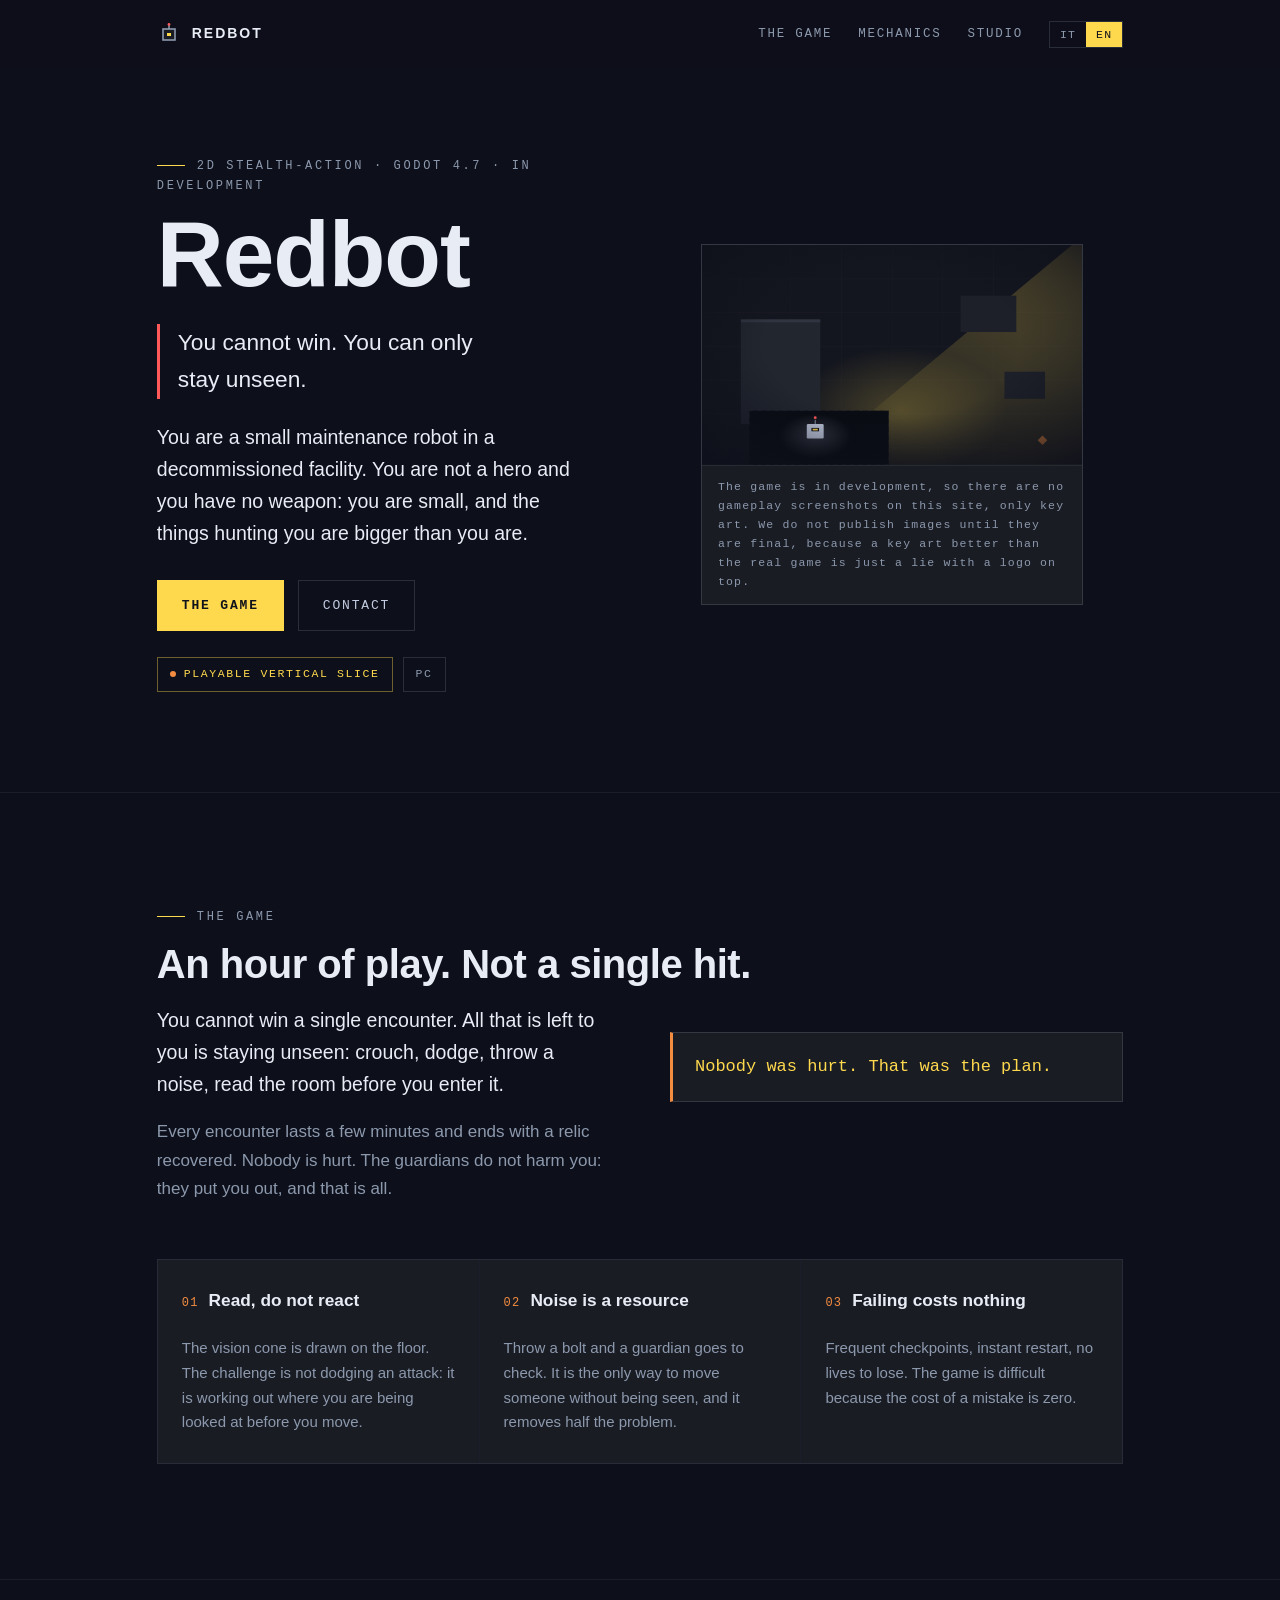
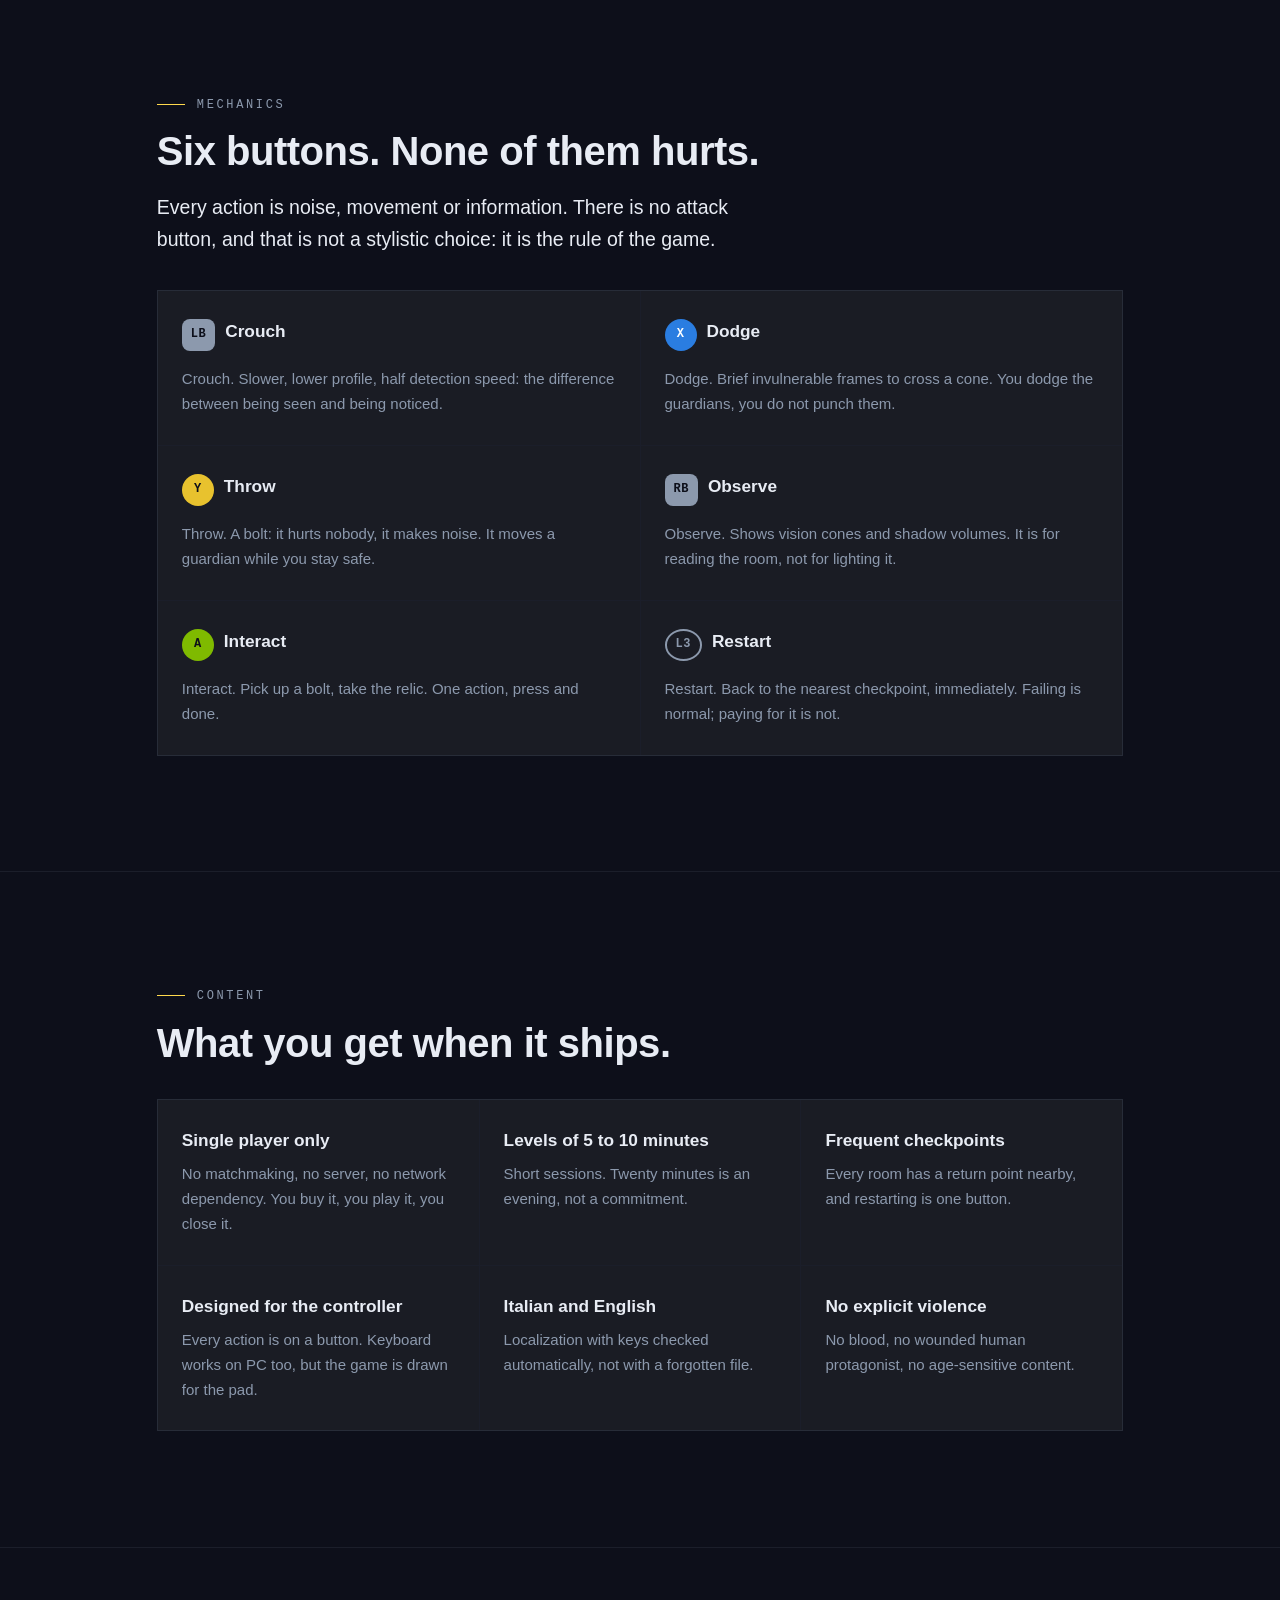
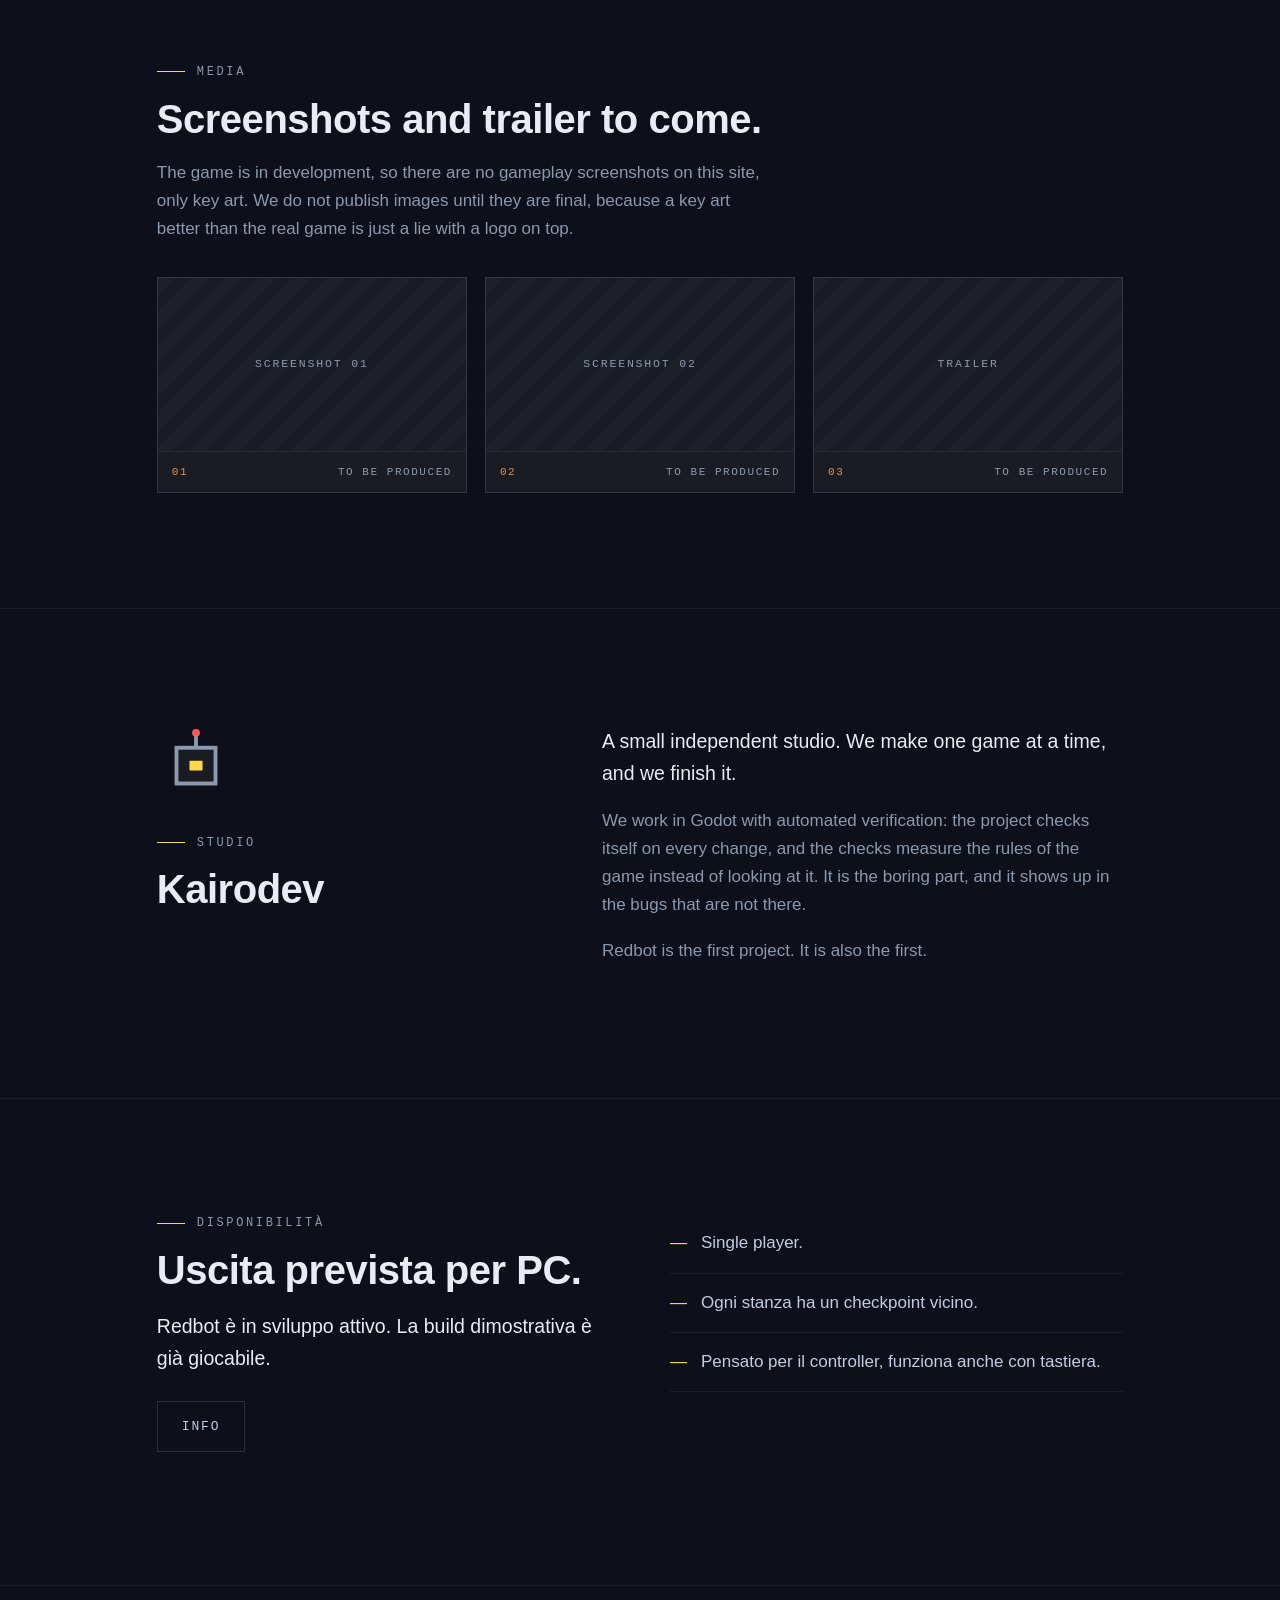
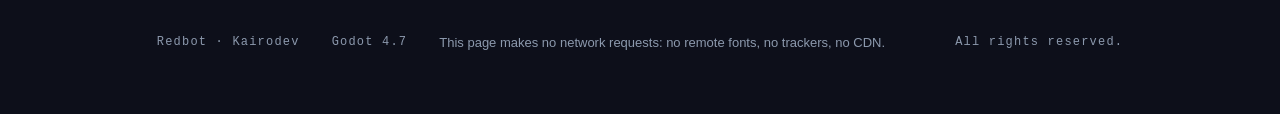
<file: index.html>
<!DOCTYPE html>
<html lang="it">
<head>
<meta charset="utf-8">
<meta name="viewport" content="width=device-width, initial-scale=1, viewport-fit=cover">
<title>Redbot — Non puoi vincere. Puoi solo non farti vedere.</title>
<meta name="description" content="Stealth-action 2D in Godot 4.7 per PC. Un piccolo robot, guardiani enormi, nessun bottone d'attacco. In sviluppo presso Kairodev.">
<meta name="color-scheme" content="dark">
<meta name="theme-color" content="#0d0f1a">
<meta name="author" content="Kairodev">
<meta property="og:site_name" content="Redbot">
<meta property="og:title" content="Redbot">
<meta property="og:description" content="Non puoi vincere. Puoi solo non farti vedere.">
<meta property="og:type" content="website">
<meta name="twitter:card" content="summary_large_image">
<link rel="icon" href="favicon.svg" type="image/svg+xml">
<link rel="stylesheet" href="assets/style.css">
</head>
<body>
<a class="skip" href="#game" data-i18n="nav.game">il gioco</a>

<header>
  <div class="wrap bar">
    <a class="mark" href="#top" aria-label="Redbot">
      <svg width="24" height="24" viewBox="0 0 24 24" aria-hidden="true">
        <rect x="6" y="7" width="12" height="11" fill="#1a1c24" stroke="#8c99ad" stroke-width="1.6"/>
        <rect x="10" y="11" width="4" height="3" fill="#ffd94d"/>
        <path d="M12 7V3" stroke="#8c99ad" stroke-width="1.6"/>
        <circle cx="12" cy="2.4" r="1.4" fill="#ff5959"/>
      </svg>
      <span>REDBOT</span>
    </a>
    <nav class="navlinks">
      <a href="#game" data-i18n="nav.game">il gioco</a>
      <a href="#mech" data-i18n="nav.mech">meccaniche</a>
      <a href="#studio" data-i18n="nav.studio">studio</a>

      <div class="lang" role="group" aria-label="Language / Lingua">
        <button type="button" data-lang="it" aria-pressed="true">IT</button>
        <button type="button" data-lang="en" aria-pressed="false">EN</button>
      </div>
    </nav>
  </div>
</header>

<main id="top">

  <!-- ================= EROE ================= -->
  <section class="hero">
    <div class="wrap hero-grid">
      <div>
        <p class="eyebrow" data-i18n="hero.eyebrow">Stealth-action 2D · Godot 4.7 · In sviluppo</p>
        <h1 data-i18n="hero.title">Redbot</h1>
        <p class="tagline" data-i18n="hero.tagline">Non puoi vincere. Puoi solo non farti vedere.</p>
        <p class="lead" data-i18n="hero.lead">Sei un piccolo robot di manutenzione in un impianto dismesso.</p>
        <div class="cta-row">
          <a class="btn btn-primary" href="#game" data-i18n="hero.cta.game">Il gioco</a>
          <a class="btn" href="#availability" data-i18n="hero.cta.contact">Contatti</a>
        </div>
        <div class="chips">
          <span class="chip live" data-i18n="hero.status">Vertical slice giocabile</span>
          <span class="chip" data-i18n="hero.platform">PC</span>
        </div>
      </div>

      <!-- Key art. Illustrazione, non schermata: forme geometriche, un cono di
           luce che arriva fuori inquadratura e il robot piccolo nell'ombra.
           Non c'è HUD, non c'è interfaccia, non c'è una stanza da giocare:
           è una locandina, e vuole dirsi tale. -->
      <figure class="keyart">
        <svg viewBox="0 0 900 520" role="img" aria-label="Locandina: un piccolo robot bianco nell'ombra di un muro, illuminato da un cono di luce gialla che arriva dall'alto a destra.">
          <defs>
            <linearGradient id="beam" x1="1" y1="0" x2="0.25" y2="1">
              <stop offset="0" stop-color="#ffd94d" stop-opacity="0.30"/>
              <stop offset="1" stop-color="#ffd94d" stop-opacity="0.02"/>
            </linearGradient>
            <radialGradient id="pool" cx="0.5" cy="0.5" r="0.5">
              <stop offset="0" stop-color="#ffd94d" stop-opacity="0.22"/>
              <stop offset="1" stop-color="#ffd94d" stop-opacity="0"/>
            </radialGradient>
            <radialGradient id="vig" cx="0.5" cy="0.45" r="0.75">
              <stop offset="0.45" stop-color="#0d0f1a" stop-opacity="0"/>
              <stop offset="1" stop-color="#0d0f1a" stop-opacity="0.92"/>
            </radialGradient>
            <radialGradient id="halo" cx="0.5" cy="0.5" r="0.5">
              <stop offset="0" stop-color="#c3cce0" stop-opacity="0.22"/>
              <stop offset="1" stop-color="#c3cce0" stop-opacity="0"/>
            </radialGradient>
          </defs>

          <rect width="900" height="520" fill="#14161f"/>

          <!-- griglia di impianti -->
          <g stroke="#8c99ad" stroke-opacity="0.07" stroke-width="1">
            <path d="M0 80H900M0 160H900M0 240H900M0 320H900M0 400H900M0 480H900"/>
            <path d="M90 0V520M210 0V520M330 0V520M450 0V520M570 0V520M690 0V520M810 0V520"/>
          </g>

          <!-- il cono: arriva da fuori inquadratura, in alto a destra -->
          <g class="cone-lit">
            <path d="M900 -20 L250 520 L900 520 Z" fill="url(#beam)"/>
            <ellipse cx="470" cy="392" rx="250" ry="150" fill="url(#pool)"/>
          </g>

          <!-- muro e la sua ombra proiettata: il posto dove il robot si trova -->
          <rect x="92" y="176" width="188" height="248" fill="#22262f"/>
          <rect x="92" y="176" width="188" height="7" fill="#2f3440"/>
          <rect x="112" y="392" width="330" height="128" fill="#0a0c14"/>
          <rect x="112" y="392" width="330" height="128" fill="none"
                stroke="#8c99ad" stroke-opacity="0.16" stroke-dasharray="9 11"/>

          <!-- blocchi lontani, solo per dare profondita' -->
          <g fill="#1d2029">
            <rect x="612" y="120" width="132" height="86"/>
            <rect x="716" y="300" width="96" height="64"/>
          </g>

          <!-- il robot: piccolo, di spalle, un occhio solo -->
          <ellipse cx="268" cy="452" rx="86" ry="52" fill="url(#halo)"/>
          <g>
            <path d="M268 424V414" stroke="#8c99ad" stroke-width="2.4"/>
            <circle cx="268" cy="409" r="3.4" fill="#ff5959"/>
            <rect x="248" y="424" width="40" height="34" rx="3" fill="#c3cce0"/>
            <rect x="259" y="433" width="18" height="8" fill="#14161f"/>
            <rect x="262" y="435" width="12" height="4" fill="#ffd94d"/>
          </g>

          <!-- bordo in basso: la reliquia, lontana, quasi fuori portata -->
          <g transform="translate(806 462) rotate(45)">
            <rect x="-8" y="-8" width="16" height="16" fill="#f28c40" fill-opacity="0.85"/>
          </g>

          <rect width="900" height="520" fill="url(#vig)"/>
        </svg>
        <figcaption data-i18n="media.note">Locandina. Non è una schermata di gioco.</figcaption>
      </figure>
    </div>
  </section>

  <!-- ================= IL GIOCO ================= -->
  <section id="game">
    <div class="wrap">
      <p class="eyebrow" data-i18n="game.eyebrow">IL GIOCO</p>
      <h2 data-i18n="game.h2">Un'ora di gioco. Nessun colpo.</h2>
      <div class="split">
        <div class="reveal">
          <p class="lead" data-i18n="game.p1">Non puoi vincere nessuno scontro.</p>
          <p class="dim" data-i18n="game.p2">Ogni incontro dura qualche minuto e finisce con una reliquia raccolta.</p>
        </div>
        <div class="reveal">
          <div class="callout">
            <p class="mono" style="margin:0;color:var(--cone)" data-i18n="fail.quote">Nessuno è stato ferito. Era il piano.</p>
          </div>
        </div>
      </div>

      <div class="grid-3" style="margin-top:38px">
        <article class="card reveal">
          <div class="key"><span class="num">01</span><h3 data-i18n="pillar.1.t">Leggere, non reagire</h3></div>
          <p data-i18n="pillar.1.d">Il cono di vista è disegnato a terra.</p>
        </article>
        <article class="card reveal">
          <div class="key"><span class="num">02</span><h3 data-i18n="pillar.2.t">Il rumore è una risorsa</h3></div>
          <p data-i18n="pillar.2.d">Lancia un vitone e una guardia va a controllare.</p>
        </article>
        <article class="card reveal">
          <div class="key"><span class="num">03</span><h3 data-i18n="pillar.3.t">Fallire costa niente</h3></div>
          <p data-i18n="pillar.3.d">Checkpoint frequenti, riavvio immediato.</p>
        </article>
      </div>
    </div>
  </section>

  <!-- ================= MECCANICHE ================= -->
  <section id="mech">
    <div class="wrap">
      <p class="eyebrow" data-i18n="mech.eyebrow">MECCANICHE</p>
      <h2 data-i18n="mech.h2">Sei tasti. Nessuno fa male.</h2>
      <p class="lead" data-i18n="mech.lead">Non esiste un pulsante d'attacco.</p>

      <div class="grid-2" style="margin-top:34px">
        <article class="card reveal">
          <div class="key"><span class="keycap k-shoulder">LB</span><h3 data-i18n="verb.crouch">Accovacciati</h3></div>
          <p data-i18n="verb.crouch.d">Più lento, profilo più basso.</p>
        </article>
        <article class="card reveal">
          <div class="key"><span class="keycap k-x">X</span><h3 data-i18n="verb.dodge">Schivata</h3></div>
          <p data-i18n="verb.dodge.d">Frame di invulnerabilità.</p>
        </article>
        <article class="card reveal">
          <div class="key"><span class="keycap k-y">Y</span><h3 data-i18n="verb.throw">Lancia</h3></div>
          <p data-i18n="verb.throw.d">Un vitone: fa rumore, non danno.</p>
        </article>
        <article class="card reveal">
          <div class="key"><span class="keycap k-shoulder">RB</span><h3 data-i18n="verb.observe">Osserva</h3></div>
          <p data-i18n="verb.observe.d">Coni di vista e zone d'ombra.</p>
        </article>
        <article class="card reveal">
          <div class="key"><span class="keycap k-a">A</span><h3 data-i18n="verb.interact">Interagisci</h3></div>
          <p data-i18n="verb.interact.d">Raccogli, prendi la reliquia.</p>
        </article>
        <article class="card reveal">
          <div class="key"><span class="keycap k-stick">L3</span><h3 data-i18n="verb.retry">Riavvia</h3></div>
          <p data-i18n="verb.retry.d">Torna al checkpoint più vicino.</p>
        </article>
      </div>
    </div>
  </section>

  <!-- ================= CONTENUTO ================= -->
  <section id="content">
    <div class="wrap">
      <p class="eyebrow" data-i18n="feat.eyebrow">CONTENUTO</p>
      <h2 data-i18n="feat.h2">Cosa trovi quando esce.</h2>
      <div class="grid-3" style="margin-top:34px">
        <article class="card reveal"><h3 data-i18n="feat.1.t">Solo giocatore singolo</h3><p data-i18n="feat.1.d">Nessun matchmaking.</p></article>
        <article class="card reveal"><h3 data-i18n="feat.2.t">Livelli da 5 a 10 minuti</h3><p data-i18n="feat.2.d">Sessioni corte.</p></article>
        <article class="card reveal"><h3 data-i18n="feat.3.t">Checkpoint frequenti</h3><p data-i18n="feat.3.d">Riavvio con un tasto.</p></article>
        <article class="card reveal"><h3 data-i18n="feat.4.t">Pensato per il controller</h3><p data-i18n="feat.4.d">Ogni azione su un tasto.</p></article>
        <article class="card reveal"><h3 data-i18n="feat.5.t">Italiano e inglese</h3><p data-i18n="feat.5.d">Chiavi verificate.</p></article>
        <article class="card reveal"><h3 data-i18n="feat.6.t">Nessuna violenza esplicita</h3><p data-i18n="feat.6.d">Niente sangue.</p></article>
      </div>
    </div>
  </section>

  <!-- ================= MATERIALE ================= -->
  <section id="media">
    <div class="wrap">
      <p class="eyebrow" data-i18n="media.eyebrow">MATERIALE</p>
      <h2 data-i18n="media.h2">Schermate e trailer in arrivo.</h2>
      <p class="dim" data-i18n="media.note">Non pubblichiamo immagini finché non sono definitive.</p>
      <div class="frames">
        <div class="frame reveal"><div class="slot"><span data-i18n="media.1">Schermata 01</span></div>
          <div class="tag"><span>01</span><em data-i18n="media.pending">da produrre</em></div></div>
        <div class="frame reveal"><div class="slot"><span data-i18n="media.2">Schermata 02</span></div>
          <div class="tag"><span>02</span><em data-i18n="media.pending">da produrre</em></div></div>
        <div class="frame reveal"><div class="slot"><span data-i18n="media.3">Trailer</span></div>
          <div class="tag"><span>03</span><em data-i18n="media.pending">da produrre</em></div></div>
      </div>
    </div>
  </section>

  <!-- ================= STUDIO ================= -->
  <section id="studio">
    <div class="wrap studio-grid">
      <div class="reveal">
        <svg class="mark-big" viewBox="0 0 24 24" aria-hidden="true">
          <rect x="6" y="7" width="12" height="11" fill="#1a1c24" stroke="#8c99ad" stroke-width="1.2"/>
          <rect x="10" y="11" width="4" height="3" fill="#ffd94d"/>
          <path d="M12 7V3" stroke="#8c99ad" stroke-width="1.2"/>
          <circle cx="12" cy="2.4" r="1.2" fill="#ff5959"/>
        </svg>
        <p class="eyebrow" data-i18n="studio.eyebrow">STUDIO</p>
        <h2 data-i18n="studio.h2">Kairodev</h2>
      </div>
      <div class="reveal">
        <p class="lead" data-i18n="studio.p1">Piccolo studio indipendente.</p>
        <p class="dim" data-i18n="studio.p2">Lavoriamo in Godot con verifica automatica.</p>
        <p class="dim" data-i18n="studio.p3">Redbot è il primo progetto.</p>
      </div>
    </div>
  </section>

  <!-- ================= DISPONIBILITÀ ================= -->
  <section id="availability">
    <div class="wrap split">
      <div class="reveal">
        <p class="eyebrow">DISPONIBILITÀ</p>
        <h2>Uscita prevista per PC.</h2>
        <p class="lead">Redbot è in sviluppo attivo. La build dimostrativa è già giocabile.</p>
        <p style="margin-top:26px"><a class="btn" href="#availability">Info</a></p>
      </div>
      <ul class="facts reveal">
        <li><span>Single player.</span></li>
        <li><span>Ogni stanza ha un checkpoint vicino.</span></li>
        <li><span>Pensato per il controller, funziona anche con tastiera.</span></li>
      </ul>
    </div>
  </section>

</main>

<footer>
  <div class="wrap footrow">
    <span class="mono" data-i18n="foot.tag">Redbot · Kairodev</span>
    <span class="mono dim" data-i18n="foot.engine">Godot 4.7</span>
    <span class="dim" style="font-size:13px" data-i18n="foot.net">Questa pagina non fa richieste di rete.</span>
    <span class="spacer"></span>
    <span class="mono dim" data-i18n="foot.rights">Tutti i diritti riservati.</span>
  </div>
</footer>

<script src="assets/i18n.js"></script>
<script src="assets/site.js"></script>
</body>
</html>
</file>
<file: assets/style.css>
/* Redbot — foglio di stile
 *
 * I colori non sono una scelta estetica: sono i valori dei costanti di
 * /Redbot/scripts/world.gd, guardian.gd e hud.gd, convertiti in esadecimale.
 *     FLOOR_COLOR   Color(0.10, 0.11, 0.14) -> #1a1c24
 *     WALL_COLOR    Color(0.16, 0.18, 0.22) -> #292e38
 *     SHADOW_COLOR  Color(0.05, 0.06, 0.10) -> #0d0f1a
 *     cono di vista  Color(1.00, 0.85, 0.30) -> #ffd94d
 *     reliquia      Color(0.95, 0.55, 0.25) -> #f28c40
 *     allarme       Color(1.00, 0.35, 0.30) -> #ff5959
 *     acciaio       Color(0.55, 0.60, 0.68) -> #8c99ad
 *     vitone        Color(0.75, 0.80, 0.88) -> #c3cce0
 * E' il motivo per cui il sito sembra lo stesso progetto invece di un'altra
 * cosa con la stessa idea.
 *
 * Niente webfont: il sito non fa una sola richiesta di rete, come il gioco
 * non fa una sola chiamata a un server. Font di sistema, niente CDN, niente
 * traccianti.
 */

:root {
  --floor: #1a1c24;
  --floor-deep: #0d0f1a;
  --wall: #292e38;
  --steel: #8c99ad;
  --ink: #c3cce0;
  --bone: #e8ecf4;
  --cone: #ffd94d;
  --relic: #f28c40;
  --alert: #ff5959;
  --line: rgba(140, 153, 173, 0.22);
  --line-soft: rgba(140, 153, 173, 0.11);
  --mono: ui-monospace, SFMono-Regular, "SF Mono", Menlo, Consolas, monospace;
  --sans: "Segoe UI", -apple-system, BlinkMacSystemFont, Roboto, "Helvetica Neue", Arial, sans-serif;
  --maxw: 1120px;
  --safe-x: 6%;
}

* { box-sizing: border-box; }

html { scroll-behavior: smooth; }

body {
  margin: 0;
  background: var(--floor-deep);
  color: var(--ink);
  font-family: var(--sans);
  font-size: 17px;
  line-height: 1.65;
  -webkit-font-smoothing: antialiased;
  overflow-x: hidden;
}

.wrap { max-width: var(--maxw); margin: 0 auto; padding: 0 var(--safe-x); min-width: 0; }
.wrap, .wrap * { overflow-wrap: break-word; }
html { overflow-x: hidden; }

.skip { position: absolute; left: -9999px; top: 0; background: var(--cone); color: #11131a; padding: 12px 18px; font-family: var(--mono); z-index: 100; }
.skip:focus { left: 0; }

.eyebrow {
  font-family: var(--mono);
  font-size: 12px;
  letter-spacing: 0.22em;
  text-transform: uppercase;
  color: var(--steel);
  margin: 0 0 14px;
}
.eyebrow::before { content: ""; display: inline-block; width: 28px; height: 1px; background: var(--cone); vertical-align: middle; margin-right: 12px; }

h1, h2, h3 { color: var(--bone); font-weight: 700; letter-spacing: -0.012em; }
h1 { font-size: clamp(2.8rem, 9vw, 5.8rem); margin: 0; line-height: 0.94; }
h2 { font-size: clamp(1.7rem, 3.6vw, 2.5rem); margin: 0 0 18px; line-height: 1.1; }
h3 { font-size: 1.08rem; margin: 0 0 8px; letter-spacing: 0; }

p { margin: 0 0 18px; max-width: 64ch; }
.lead { font-size: clamp(1.05rem, 2.1vw, 1.22rem); color: var(--bone); max-width: 58ch; }
.dim { color: var(--steel); }
.mono { font-family: var(--mono); }

section { padding: clamp(64px, 9vw, 120px) 0; border-top: 1px solid var(--line-soft); }
section:first-of-type { border-top: 0; }

/* ---------- testata ---------- */

header {
  position: sticky; top: 0; z-index: 40;
  background: rgba(13, 15, 26, 0.72);
  border-bottom: 1px solid transparent;
  transition: background 0.25s ease, border-color 0.25s ease;
}
header.is-solid { background: rgba(13, 15, 26, 0.94); border-bottom-color: var(--line-soft); }
.bar { display: flex; align-items: center; gap: 24px; height: 68px; }
.mark { display: flex; align-items: center; gap: 11px; color: var(--bone); text-decoration: none; font-weight: 700; letter-spacing: 0.14em; font-size: 14px; }
.mark svg { display: block; }
.navlinks { margin-left: auto; display: flex; align-items: center; gap: 26px; }
.navlinks a { color: var(--steel); text-decoration: none; font-family: var(--mono); font-size: 12.5px; letter-spacing: 0.14em; text-transform: uppercase; }
.navlinks a:hover, .navlinks a:focus-visible { color: var(--cone); }

.lang { display: flex; border: 1px solid var(--line); }
.lang button { font-family: var(--mono); font-size: 11.5px; letter-spacing: 0.1em; padding: 6px 10px; background: transparent; color: var(--steel); border: 0; cursor: pointer; }
.lang button[aria-pressed="true"] { background: var(--cone); color: #11131a; }
.lang { flex-shrink: 1; }

/* ---------- pulsanti ---------- */

.btn {
  display: inline-block;
  font-family: var(--mono);
  font-size: 13px;
  letter-spacing: 0.14em;
  text-transform: uppercase;
  padding: 14px 24px;
  border: 1px solid var(--line);
  color: var(--ink);
  text-decoration: none;
  background: transparent;
  cursor: pointer;
}
.btn:hover, .btn:focus-visible { border-color: var(--cone); color: var(--cone); }
.btn-primary { background: var(--cone); color: #11131a; border-color: var(--cone); font-weight: 700; }
.btn-primary:hover, .btn-primary:focus-visible { background: #ffdf6e; border-color: #ffdf6e; color: #11131a; }

/* ---------- eroe ---------- */

.hero { padding-top: clamp(48px, 7vw, 88px); padding-bottom: clamp(56px, 8vw, 100px); }
.hero-grid { display: grid; grid-template-columns: minmax(0, 1fr) minmax(0, 1.05fr); gap: clamp(36px, 5vw, 64px); align-items: center; }
.hero-grid > * { min-width: 0; }
.tagline { font-size: clamp(1.15rem, 2.5vw, 1.42rem); color: var(--bone); border-left: 3px solid var(--alert); padding-left: 18px; margin: 26px 0 22px; max-width: 26ch; overflow-wrap: break-word; }
.cta-row { display: flex; flex-wrap: wrap; gap: 14px; margin: 30px 0 26px; }
.chips { display: flex; flex-wrap: wrap; gap: 10px; }
.chip { font-family: var(--mono); font-size: 11.5px; letter-spacing: 0.14em; text-transform: uppercase; color: var(--steel); border: 1px solid var(--line); padding: 7px 12px; }
.chip.live { color: var(--cone); border-color: rgba(255, 217, 77, 0.4); }
.chip.live::before { content: ""; display: inline-block; width: 6px; height: 6px; background: var(--relic); border-radius: 50%; margin-right: 8px; vertical-align: middle; }

/* key art: illustrazione, non schermata di gioco */
.keyart { border: 1px solid var(--line); background: var(--floor); }
.keyart svg { display: block; width: 100%; height: auto; }
.keyart figcaption { font-family: var(--mono); font-size: 11.5px; letter-spacing: 0.1em; color: var(--steel); padding: 12px 16px; border-top: 1px solid var(--line-soft); }

/* Il cono respira appena: 7 secondi, variazione minima. Serve a dare il
 * segnale che l'illustrazione è viva senza far sembrare la pagina una
 * vetrina animata. Sotto prefers-reduced-motion l'animazione viene spenta
 * del tutto, piu' sotto. */
.cone-lit { animation: breathe 7s ease-in-out infinite alternate; }
@keyframes breathe { from { opacity: 0.78; } to { opacity: 1; } }

/* ---------- pilastri, meccaniche, contenuti ---------- */

.grid-3 { display: grid; grid-template-columns: repeat(3, minmax(0, 1fr)); gap: 1px; background: var(--line-soft); border: 1px solid var(--line-soft); }
.grid-2 { display: grid; grid-template-columns: repeat(2, minmax(0, 1fr)); gap: 1px; background: var(--line-soft); border: 1px solid var(--line-soft); }
.card { background: var(--floor); padding: 26px 24px 28px; }
.card:hover { background: #1f222b; }
.card p { margin: 0; color: var(--steel); font-size: 15px; }
.card .key { display: flex; align-items: center; gap: 10px; margin-bottom: 14px; }
.card .num { font-family: var(--mono); font-size: 12px; color: var(--relic); letter-spacing: 0.1em; }

/* tasti controller: colori standard, leggibili anche se il resto */
.keycap { display: inline-flex; align-items: center; justify-content: center; min-width: 32px; height: 32px; padding: 0 9px; border-radius: 50%; font-family: var(--mono); font-size: 12px; font-weight: 700; color: #0d0f1a; letter-spacing: 0.04em; flex: none; }
.k-a { background: #7fba00; }
.k-b { background: #e04e2e; color: #fff; }
.k-x { background: #2a7de1; color: #fff; }
.k-y { background: #e8c22e; }
.k-shoulder { border-radius: 8px; background: var(--steel); }
.k-stick { border-radius: 50%; background: transparent; border: 2px solid var(--steel); color: var(--steel); }

/* ---------- elenchi ---------- */

.split { display: grid; grid-template-columns: repeat(2, minmax(0, 1fr)); gap: clamp(30px, 5vw, 60px); align-items: start; }
.facts { list-style: none; margin: 0; padding: 0; }
.facts li { display: flex; gap: 14px; padding: 15px 0; border-bottom: 1px solid var(--line-soft); align-items: baseline; }
.facts li::before { content: "—"; color: var(--cone); flex: none; }

.callout { border: 1px solid var(--line); border-left: 3px solid var(--relic); padding: 20px 22px; background: var(--floor); margin: 28px 0 0; }
.callout p:last-child { margin-bottom: 0; }

/* ---------- materiale ---------- */

.frames { display: grid; grid-template-columns: repeat(3, minmax(0, 1fr)); gap: 18px; margin-top: 34px; }
.frame { border: 1px solid var(--line); background: var(--floor); position: relative; }
.frame .slot { aspect-ratio: 16 / 9; display: grid; place-items: center; gap: 8px; background: repeating-linear-gradient(135deg, #1d2029 0 12px, #191c24 12px 24px); }
.frame .slot span { font-family: var(--mono); font-size: 11.5px; letter-spacing: 0.16em; text-transform: uppercase; color: var(--steel); }
.frame .tag { font-family: var(--mono); font-size: 11px; letter-spacing: 0.14em; text-transform: uppercase; color: var(--relic); padding: 11px 14px; border-top: 1px solid var(--line-soft); display: flex; justify-content: space-between; }
.frame .tag em { color: var(--steel); font-style: normal; }

/* ---------- studio ---------- */

.studio-grid { display: grid; grid-template-columns: minmax(0, 0.85fr) minmax(0, 1.15fr); gap: clamp(30px, 5vw, 60px); align-items: start; }
.mark-big { width: 78px; height: 78px; margin-bottom: 22px; }

/* ---------- piede ---------- */

footer { padding: 46px 0 60px; border-top: 1px solid var(--line-soft); color: var(--steel); font-size: 14px; }
.footrow { display: flex; flex-wrap: wrap; gap: 16px 32px; align-items: center; }
.footrow .mono { font-size: 12px; letter-spacing: 0.1em; }
.footrow a { color: var(--steel); }
.footrow .spacer { margin-left: auto; }

/* ---------- rivelazioni ---------- */

.reveal { opacity: 0; transform: translateY(14px); }
.reveal.in { opacity: 1; transform: none; transition: opacity 0.5s ease, transform 0.5s ease; }

/* ---------- responsive ---------- */

@media (max-width: 980px) {
  .hero-grid, .split, .studio-grid { grid-template-columns: minmax(0, 1fr); }
  .grid-3 { grid-template-columns: repeat(2, minmax(0, 1fr)); }
}
@media (max-width: 720px) {
  body { font-size: 16px; }
  .grid-3, .grid-2, .frames { grid-template-columns: minmax(0, 1fr); }
  .navlinks a { display: none; }

  .bar { height: 60px; }
}

/* ---------- movimento ridotto ---------- */

@media (prefers-reduced-motion: reduce) {
  html { scroll-behavior: auto; }
  *, *::before, *::after { animation-duration: 0.001ms !important; transition-duration: 0.001ms !important; }
  .reveal { opacity: 1; transform: none; }
  /* L'illuminazione della key art si ferma: e' un'animazione continua, che e'
     esattamente cio' che questa impostazione chiede di non avere. */
  .cone-lit { animation: none !important; }
}
</file>
